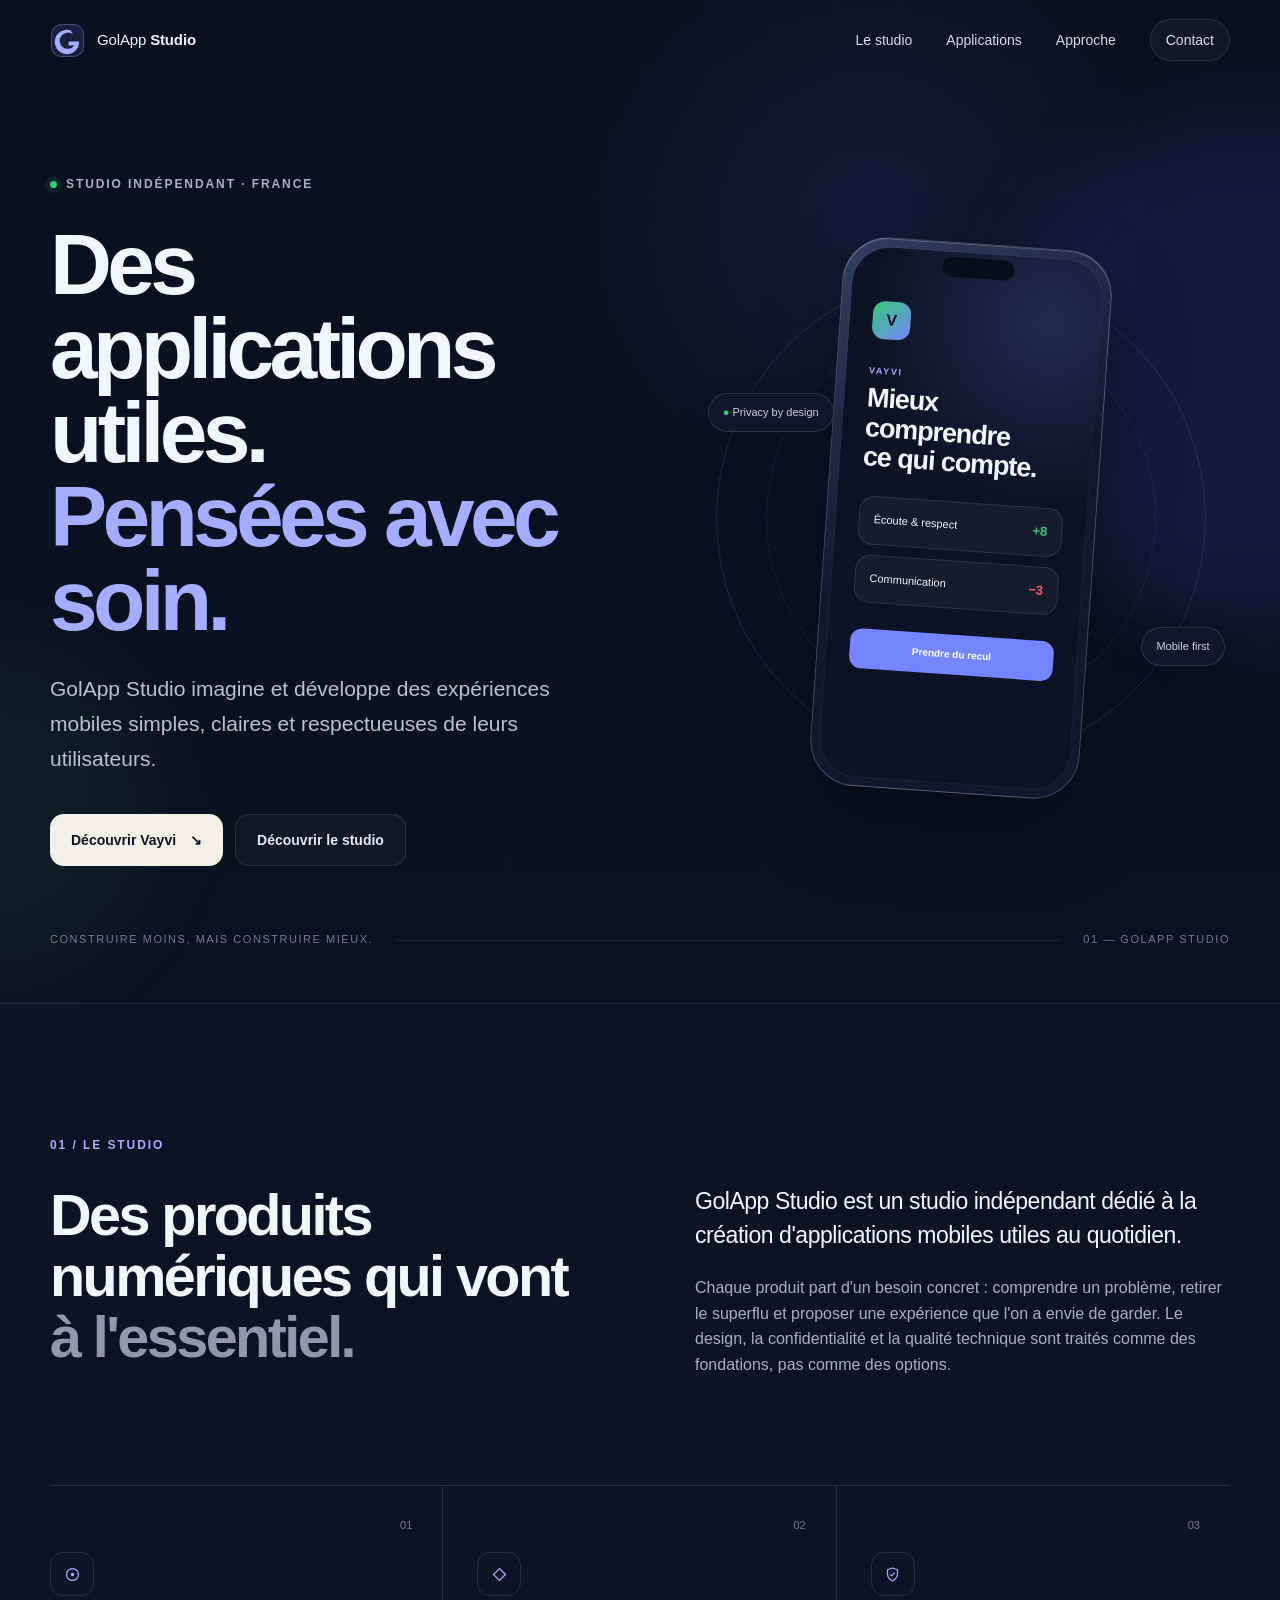
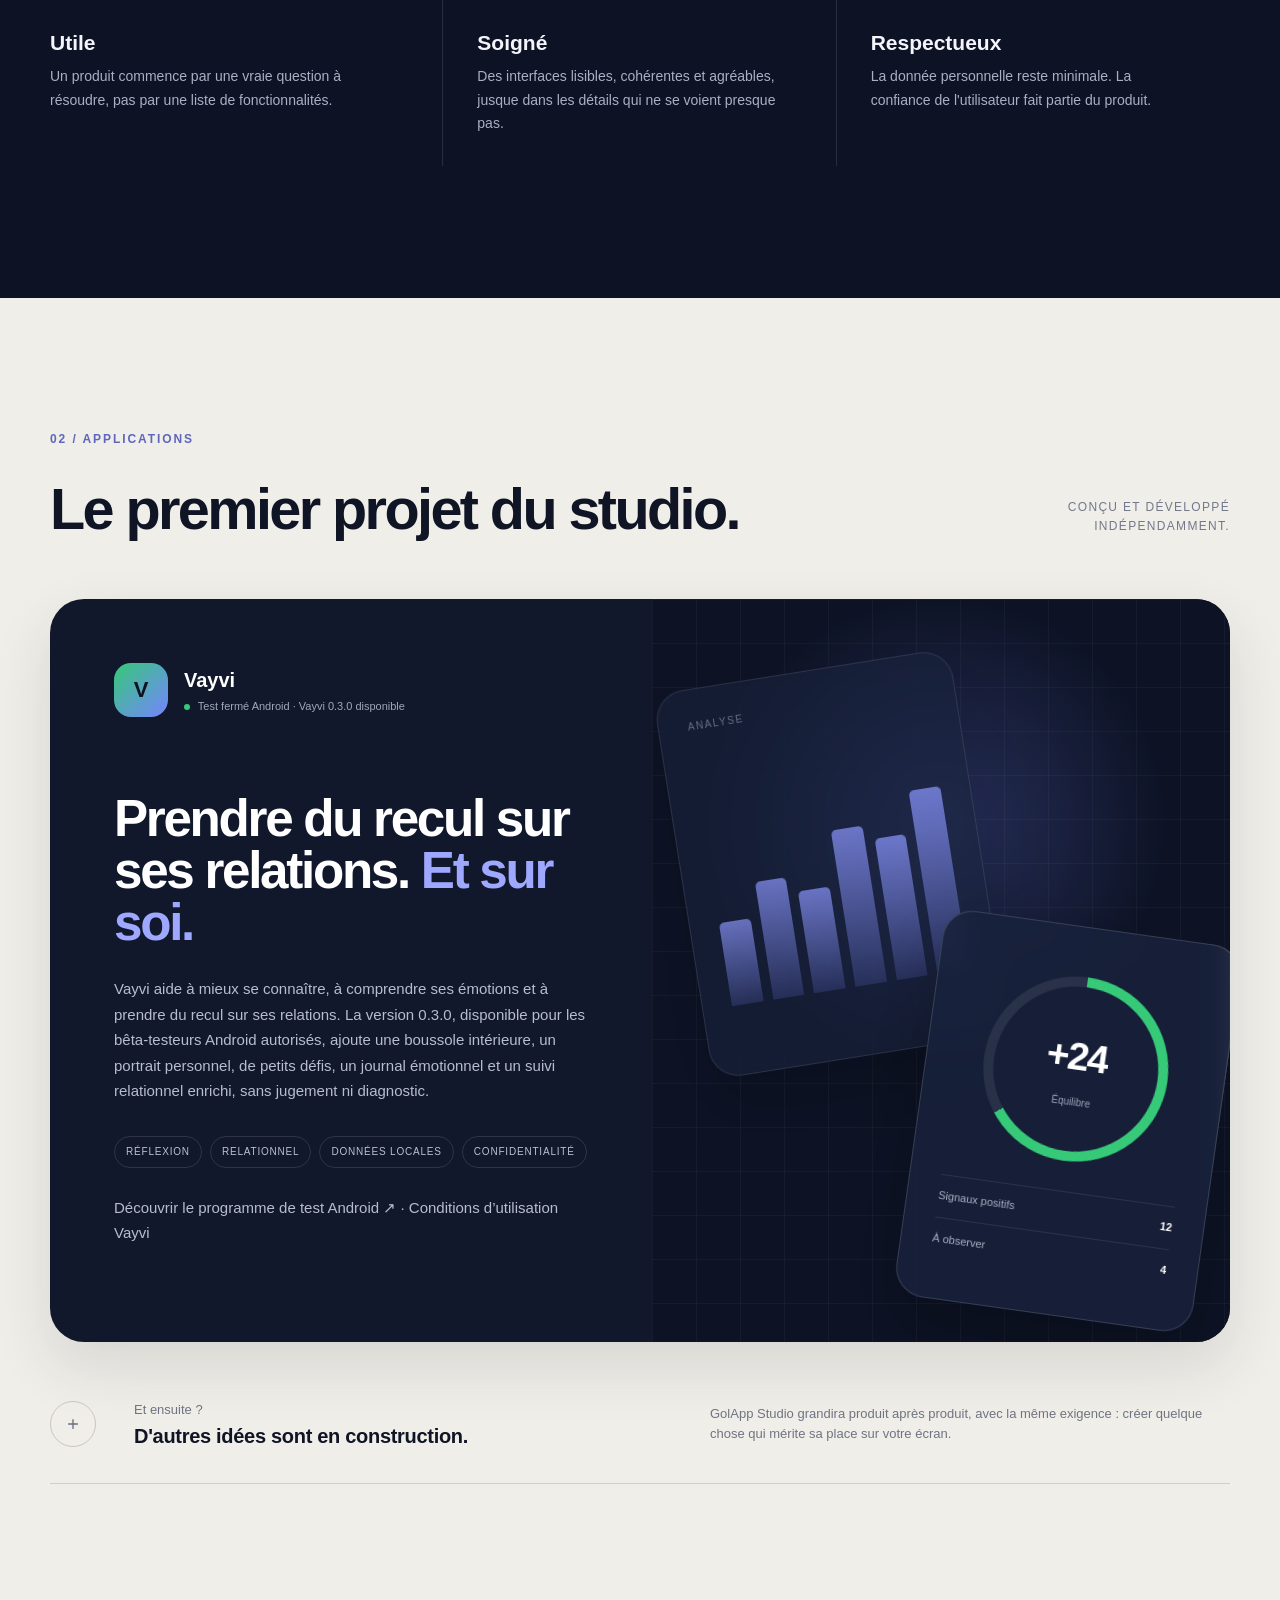
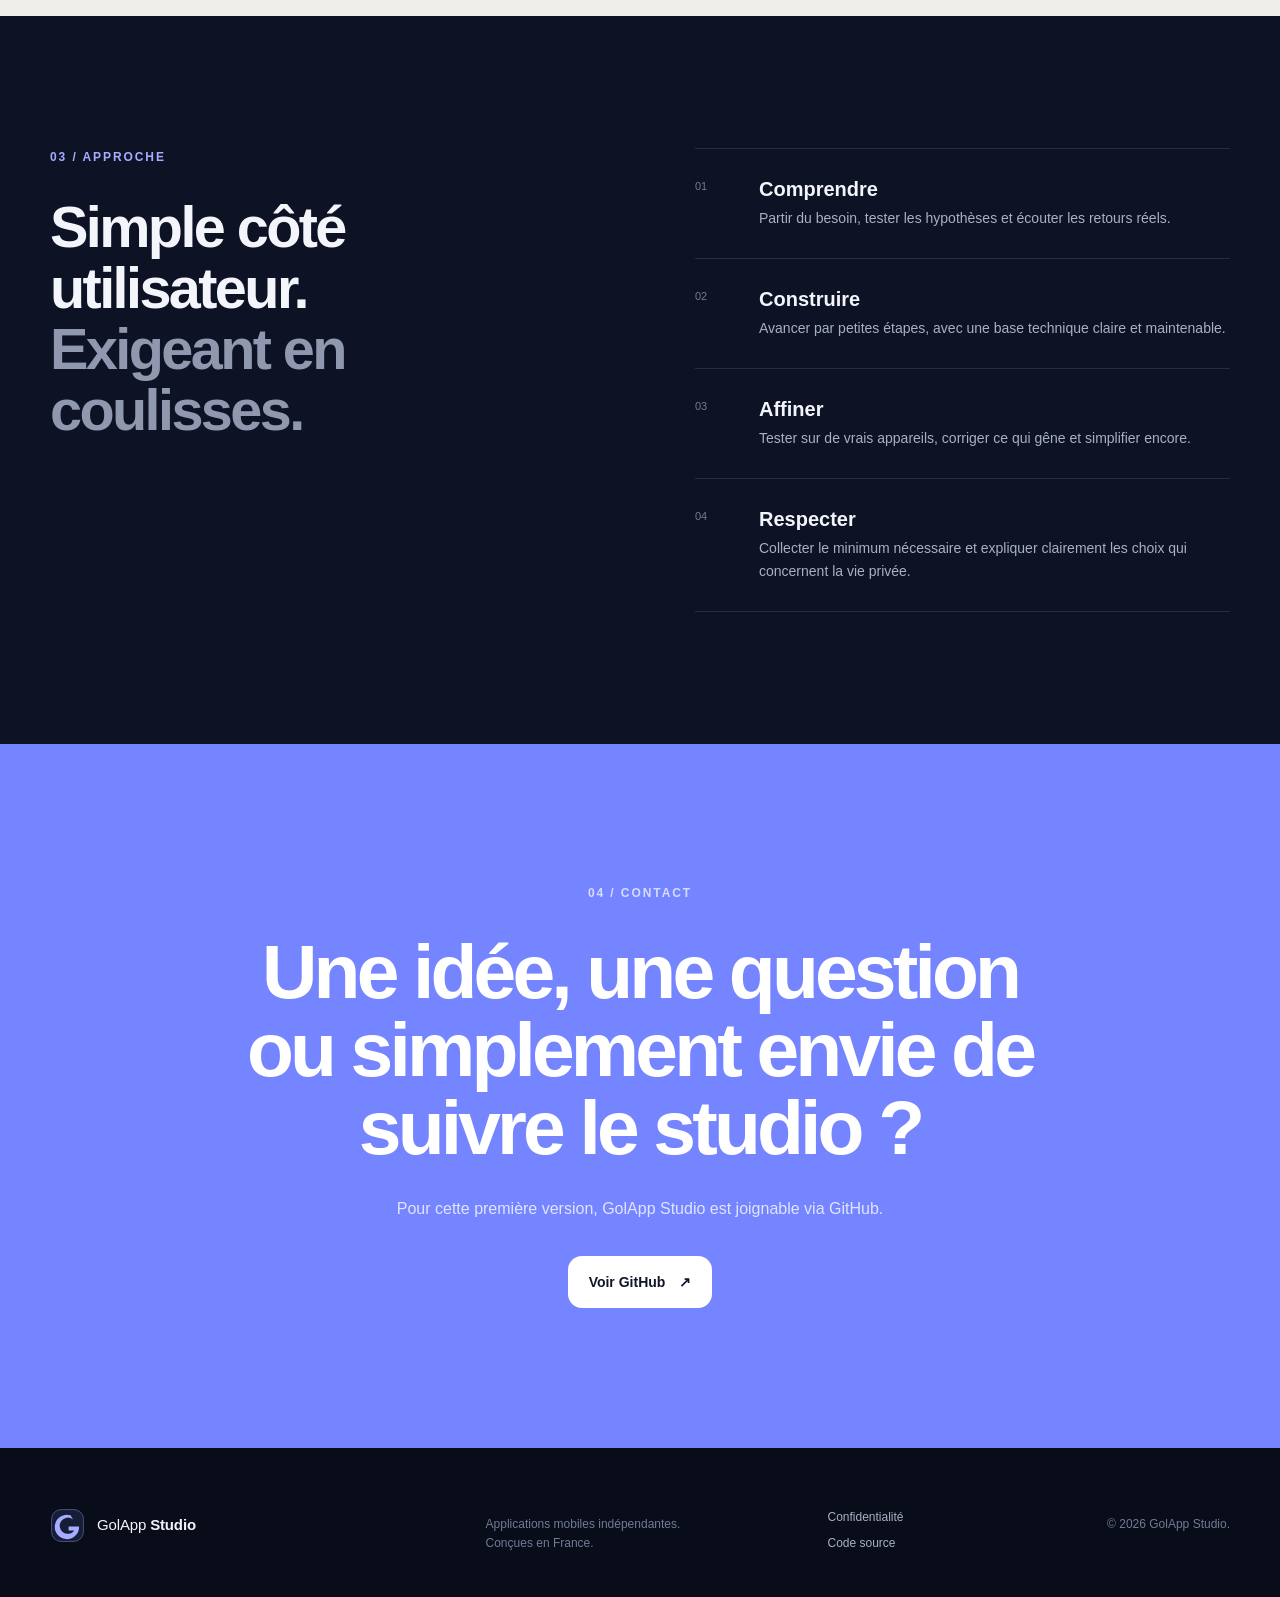
<file: index.html>
<!doctype html>
<html lang="fr">
<head>
  <meta charset="utf-8">
  <meta name="viewport" content="width=device-width, initial-scale=1">
  <meta name="theme-color" content="#0b1020">
  <meta name="description" content="GolApp Studio conçoit des applications mobiles utiles, soignées et respectueuses de leurs utilisateurs. Découvrez le studio et Vayvi.">
  <meta property="og:title" content="GolApp Studio — Des applications utiles, pensées avec soin.">
  <meta property="og:description" content="Studio indépendant de création d'applications mobiles. Découvrez GolApp Studio et Vayvi.">
  <meta property="og:type" content="website">
  <meta property="og:locale" content="fr_FR">
  <link rel="canonical" href="https://shamsgolap.github.io/golapp-studio-website/">
  <link rel="icon" href="./favicon.svg" type="image/svg+xml">
  <link rel="stylesheet" href="./styles.css">
  <title>GolApp Studio — Studio indépendant d'applications mobiles</title>
</head>
<body>
  <a class="skip-link" href="#main">Aller au contenu</a>

  <header class="site-header" data-header>
    <div class="container nav-shell">
      <a class="brand" href="#top" aria-label="GolApp Studio — Accueil">
        <span class="brand-mark" aria-hidden="true">
          <svg viewBox="0 0 44 44" role="img">
            <rect x="2" y="2" width="40" height="40" rx="12"></rect>
            <path d="M28.9 14.4a10.2 10.2 0 1 0 1.8 13.8h-7.3v-5.1h13.1c.2 1.2.1 2.4-.2 3.6A15.3 15.3 0 1 1 25.8 9.2l3.1 5.2Z"></path>
          </svg>
        </span>
        <span>GolApp <strong>Studio</strong></span>
      </a>

      <button class="nav-toggle" type="button" aria-expanded="false" aria-controls="site-nav" data-nav-toggle>
        <span></span><span></span>
        <span class="sr-only">Ouvrir le menu</span>
      </button>

      <nav id="site-nav" class="site-nav" aria-label="Navigation principale" data-nav>
        <a href="#studio">Le studio</a>
        <a href="#applications">Applications</a>
        <a href="#approche">Approche</a>
        <a href="#contact" class="nav-cta">Contact</a>
      </nav>
    </div>
  </header>

  <main id="main">
    <section class="hero" id="top">
      <div class="hero-glow hero-glow-a" aria-hidden="true"></div>
      <div class="hero-glow hero-glow-b" aria-hidden="true"></div>
      <div class="container hero-grid">
        <div class="hero-copy reveal">
          <div class="eyebrow"><span class="status-dot"></span> Studio indépendant · France</div>
          <h1>Des applications utiles.<br><span>Pensées avec soin.</span></h1>
          <p class="hero-lead">
            GolApp Studio imagine et développe des expériences mobiles simples, claires et respectueuses de leurs utilisateurs.
          </p>
          <div class="hero-actions">
            <a class="button button-primary" href="#applications">Découvrir Vayvi <span aria-hidden="true">↘</span></a>
            <a class="button button-ghost" href="#studio">Découvrir le studio</a>
          </div>
        </div>

        <div class="hero-visual reveal reveal-delay" aria-label="Aperçu graphique de l'univers GolApp Studio">
          <div class="orbit orbit-one"></div>
          <div class="orbit orbit-two"></div>
          <div class="phone">
            <div class="phone-top"><span></span></div>
            <div class="phone-screen">
              <div class="mini-brand">V</div>
              <p class="phone-kicker">VAYVI</p>
              <h2>Mieux comprendre<br>ce qui compte.</h2>
              <div class="signal-card signal-green">
                <span>Écoute & respect</span>
                <strong>+8</strong>
              </div>
              <div class="signal-card signal-red">
                <span>Communication</span>
                <strong>−3</strong>
              </div>
              <div class="phone-pill">Prendre du recul</div>
            </div>
          </div>
          <div class="floating-chip chip-one"><span>●</span> Privacy by design</div>
          <div class="floating-chip chip-two">Mobile first</div>
        </div>
      </div>

      <div class="container hero-foot reveal">
        <p>Construire moins, mais construire mieux.</p>
        <div class="hero-line"></div>
        <span>01 — GolApp Studio</span>
      </div>
    </section>

    <section class="section studio-section" id="studio">
      <div class="container section-grid">
        <div class="section-heading reveal">
          <p class="section-index">01 / LE STUDIO</p>
          <h2>Des produits numériques qui vont <span>à l'essentiel.</span></h2>
        </div>
        <div class="section-copy reveal">
          <p class="large-copy">
            GolApp Studio est un studio indépendant dédié à la création d'applications mobiles utiles au quotidien.
          </p>
          <p>
            Chaque produit part d'un besoin concret : comprendre un problème, retirer le superflu et proposer une expérience que l'on a envie de garder. Le design, la confidentialité et la qualité technique sont traités comme des fondations, pas comme des options.
          </p>
        </div>
      </div>

      <div class="container principles">
        <article class="principle reveal">
          <span class="principle-number">01</span>
          <div class="principle-icon" aria-hidden="true">
            <svg viewBox="0 0 24 24" fill="none" stroke="currentColor" stroke-width="1.6">
              <circle cx="12" cy="12" r="7.5"></circle>
              <circle cx="12" cy="12" r="2.2" fill="currentColor" stroke="none"></circle>
            </svg>
          </div>
          <h3>Utile</h3>
          <p>Un produit commence par une vraie question à résoudre, pas par une liste de fonctionnalités.</p>
        </article>
        <article class="principle reveal">
          <span class="principle-number">02</span>
          <div class="principle-icon" aria-hidden="true">
            <svg viewBox="0 0 24 24" fill="none" stroke="currentColor" stroke-width="1.6">
              <path d="M12 4.5 19.5 12 12 19.5 4.5 12 12 4.5Z"></path>
            </svg>
          </div>
          <h3>Soigné</h3>
          <p>Des interfaces lisibles, cohérentes et agréables, jusque dans les détails qui ne se voient presque pas.</p>
        </article>
        <article class="principle reveal">
          <span class="principle-number">03</span>
          <div class="principle-icon" aria-hidden="true">
            <svg viewBox="0 0 24 24" fill="none" stroke="currentColor" stroke-width="1.6" stroke-linejoin="round">
              <path d="M12 3.8 18.3 6v5.2c0 4.1-2.5 7.3-6.3 9-3.8-1.7-6.3-4.9-6.3-9V6L12 3.8Z"></path>
              <path d="m9.2 12 1.8 1.8 3.8-4"></path>
            </svg>
          </div>
          <h3>Respectueux</h3>
          <p>La donnée personnelle reste minimale. La confiance de l'utilisateur fait partie du produit.</p>
        </article>
      </div>
    </section>

    <section class="section apps-section" id="applications">
      <div class="container">
        <div class="section-heading section-heading-row reveal">
          <div>
            <p class="section-index">02 / APPLICATIONS</p>
            <h2>Le premier projet du studio.</h2>
          </div>
          <p class="section-note">Conçu et développé<br>indépendamment.</p>
        </div>

        <article class="project-card reveal">
          <div class="project-copy">
            <div class="project-meta">
              <span class="app-icon" aria-hidden="true">V</span>
              <div>
                <p class="project-name">Vayvi</p>
                <p class="project-state"><span></span> Test fermé Android · Vayvi 0.3.0 disponible</p>
              </div>
            </div>
            <h3>Prendre du recul sur ses relations. <span>Et sur soi.</span></h3>
            <p class="project-description">
              Vayvi aide à mieux se connaître, à comprendre ses émotions et à prendre du recul sur ses relations. La version 0.3.0, disponible pour les bêta-testeurs Android autorisés, ajoute une boussole intérieure, un portrait personnel, de petits défis, un journal émotionnel et un suivi relationnel enrichi, sans jugement ni diagnostic.
            </p>
            <div class="tag-row" aria-label="Caractéristiques de Vayvi">
              <span>Réflexion</span>
              <span>Relationnel</span>
              <span>Données locales</span>
              <span>Confidentialité</span>
            </div>
            <p class="project-description">
              <a href="https://shamsgolap.github.io/vayvi-testing/" target="_blank" rel="noopener noreferrer">Découvrir le programme de test Android ↗</a>
              <span aria-hidden="true"> · </span>
              <a href="https://shamsgolap.github.io/vayvi-privacy/cgu.html" target="_blank" rel="noopener noreferrer">Conditions d’utilisation Vayvi</a>
            </p>
          </div>

          <div class="project-art" aria-hidden="true">
            <div class="vayvi-card card-back">
              <div class="card-label">ANALYSE</div>
              <div class="chart">
                <i style="height:38%"></i><i style="height:54%"></i><i style="height:47%"></i><i style="height:72%"></i><i style="height:65%"></i><i style="height:84%"></i>
              </div>
            </div>
            <div class="vayvi-card card-front">
              <div class="score-ring">
                <div><strong>+24</strong><span>Équilibre</span></div>
              </div>
              <div class="mini-stat"><span>Signaux positifs</span><strong>12</strong></div>
              <div class="mini-stat"><span>À observer</span><strong>4</strong></div>
            </div>
          </div>
        </article>

        <div class="next-project reveal">
          <span class="next-index" aria-hidden="true">
            <svg viewBox="0 0 16 16" fill="none">
              <path d="M8 3v10M3 8h10" stroke="currentColor" stroke-width="1.5" stroke-linecap="round"></path>
            </svg>
          </span>
          <div>
            <p>Et ensuite ?</p>
            <h3>D'autres idées sont en construction.</h3>
          </div>
          <p>GolApp Studio grandira produit après produit, avec la même exigence : créer quelque chose qui mérite sa place sur votre écran.</p>
        </div>
      </div>
    </section>

    <section class="section approach-section" id="approche">
      <div class="container section-grid">
        <div class="section-heading reveal">
          <p class="section-index">03 / APPROCHE</p>
          <h2>Simple côté utilisateur.<br><span>Exigeant en coulisses.</span></h2>
        </div>
        <div class="approach-list reveal">
          <div class="approach-item">
            <span>01</span>
            <div><h3>Comprendre</h3><p>Partir du besoin, tester les hypothèses et écouter les retours réels.</p></div>
          </div>
          <div class="approach-item">
            <span>02</span>
            <div><h3>Construire</h3><p>Avancer par petites étapes, avec une base technique claire et maintenable.</p></div>
          </div>
          <div class="approach-item">
            <span>03</span>
            <div><h3>Affiner</h3><p>Tester sur de vrais appareils, corriger ce qui gêne et simplifier encore.</p></div>
          </div>
          <div class="approach-item">
            <span>04</span>
            <div><h3>Respecter</h3><p>Collecter le minimum nécessaire et expliquer clairement les choix qui concernent la vie privée.</p></div>
          </div>
        </div>
      </div>
    </section>

    <section class="contact-section" id="contact">
      <div class="container contact-inner reveal">
        <p class="section-index">04 / CONTACT</p>
        <h2>Une idée, une question<br>ou simplement envie de suivre le studio ?</h2>
        <p>Pour cette première version, GolApp Studio est joignable via GitHub.</p>
        <a class="button button-light" href="https://github.com/ShamsGolap" target="_blank" rel="noopener noreferrer">
          Voir GitHub <span aria-hidden="true">↗</span>
        </a>
      </div>
    </section>
  </main>

  <footer class="site-footer">
    <div class="container footer-grid">
      <a class="brand footer-brand" href="#top">
        <span class="brand-mark" aria-hidden="true">
          <svg viewBox="0 0 44 44"><rect x="2" y="2" width="40" height="40" rx="12"></rect><path d="M28.9 14.4a10.2 10.2 0 1 0 1.8 13.8h-7.3v-5.1h13.1c.2 1.2.1 2.4-.2 3.6A15.3 15.3 0 1 1 25.8 9.2l3.1 5.2Z"></path></svg>
        </span>
        <span>GolApp <strong>Studio</strong></span>
      </a>
      <p>Applications mobiles indépendantes.<br>Conçues en France.</p>
      <div class="footer-links">
        <a href="./confidentialite.html">Confidentialité</a>
        <a href="https://github.com/ShamsGolap/golapp-studio-website" target="_blank" rel="noopener noreferrer">Code source</a>
      </div>
      <p class="copyright">© <span data-year>2026</span> GolApp Studio.</p>
    </div>
  </footer>

  <script src="./script.js"></script>
</body>
</html>
</file>
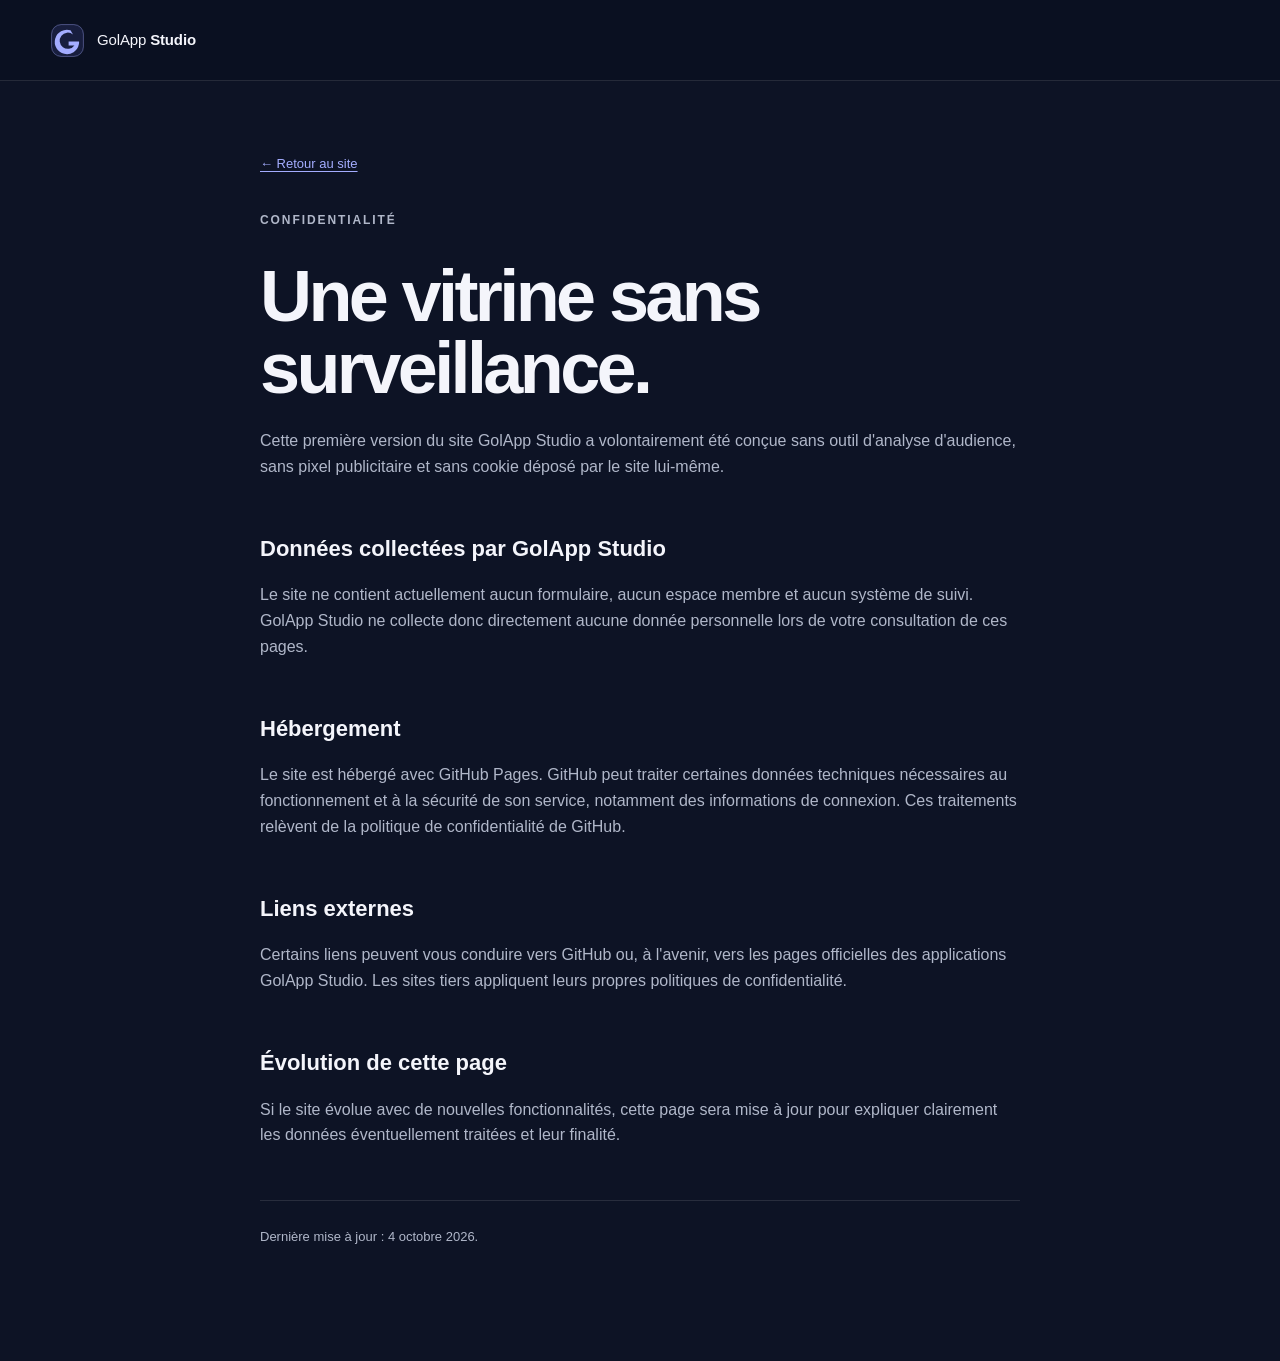
<file: confidentialite.html>
<!doctype html>
<html lang="fr">
<head>
  <meta charset="utf-8">
  <meta name="viewport" content="width=device-width, initial-scale=1">
  <meta name="theme-color" content="#0b1020">
  <meta name="description" content="Politique de confidentialité du site GolApp Studio.">
  <link rel="icon" href="./favicon.svg" type="image/svg+xml">
  <link rel="stylesheet" href="./styles.css">
  <title>Confidentialité — GolApp Studio</title>
  <style>
    .legal-page { min-height: 100vh; padding: 150px 0 100px; background: #0d1325; }
    .legal-wrap { max-width: 760px; }
    .legal-wrap h1 { margin: 0 0 24px; font-size: clamp(44px,7vw,72px); line-height: 1; letter-spacing: -.05em; }
    .legal-wrap h2 { margin: 52px 0 12px; font-size: 22px; }
    .legal-wrap p, .legal-wrap li { color: #b0b7c9; }
    .legal-wrap a { color: #a4adff; text-decoration: underline; text-underline-offset: 3px; }
    .legal-back { display: inline-block; margin-bottom: 36px; color: #a4adff; font-size: 13px; }
    .legal-note { margin-top: 52px; padding-top: 26px; border-top: 1px solid rgba(255,255,255,.11); font-size: 13px; }
  </style>
</head>
<body>
  <header class="site-header scrolled">
    <div class="container nav-shell">
      <a class="brand" href="./index.html" aria-label="GolApp Studio — Accueil">
        <span class="brand-mark" aria-hidden="true">
          <svg viewBox="0 0 44 44"><rect x="2" y="2" width="40" height="40" rx="12"></rect><path d="M28.9 14.4a10.2 10.2 0 1 0 1.8 13.8h-7.3v-5.1h13.1c.2 1.2.1 2.4-.2 3.6A15.3 15.3 0 1 1 25.8 9.2l3.1 5.2Z"></path></svg>
        </span>
        <span>GolApp <strong>Studio</strong></span>
      </a>
    </div>
  </header>

  <main class="legal-page">
    <div class="container legal-wrap">
      <a class="legal-back" href="./index.html">← Retour au site</a>
      <p class="section-index">CONFIDENTIALITÉ</p>
      <h1>Une vitrine sans surveillance.</h1>
      <p>Cette première version du site GolApp Studio a volontairement été conçue sans outil d'analyse d'audience, sans pixel publicitaire et sans cookie déposé par le site lui-même.</p>

      <h2>Données collectées par GolApp Studio</h2>
      <p>Le site ne contient actuellement aucun formulaire, aucun espace membre et aucun système de suivi. GolApp Studio ne collecte donc directement aucune donnée personnelle lors de votre consultation de ces pages.</p>

      <h2>Hébergement</h2>
      <p>Le site est hébergé avec GitHub Pages. GitHub peut traiter certaines données techniques nécessaires au fonctionnement et à la sécurité de son service, notamment des informations de connexion. Ces traitements relèvent de la politique de confidentialité de GitHub.</p>

      <h2>Liens externes</h2>
      <p>Certains liens peuvent vous conduire vers GitHub ou, à l'avenir, vers les pages officielles des applications GolApp Studio. Les sites tiers appliquent leurs propres politiques de confidentialité.</p>

      <h2>Évolution de cette page</h2>
      <p>Si le site évolue avec de nouvelles fonctionnalités, cette page sera mise à jour pour expliquer clairement les données éventuellement traitées et leur finalité.</p>

      <p class="legal-note">Dernière mise à jour : 4 octobre 2026.</p>
    </div>
  </main>
</body>
</html>
</file>
<file: styles.css>
:root {
  --bg: #0b1020;
  --bg-soft: #10172b;
  --surface: #141d35;
  --surface-2: #18223c;
  --ink: #f4f5fb;
  --muted: #a9b0c3;
  --faint: #717b94;
  --line: rgba(255,255,255,.11);
  --accent: #7585ff;
  --accent-2: #a4adff;
  --green: #35c978;
  --red: #f45b69;
  --cream: #f3f0e8;
  --dark-ink: #101526;
  --radius: 28px;
  --container: 1180px;
  --shadow: 0 32px 80px rgba(0,0,0,.28);
}

* { box-sizing: border-box; }
html { scroll-behavior: smooth; }
section[id] { scroll-margin-top: 88px; }
body {
  margin: 0;
  background: var(--bg);
  color: var(--ink);
  font-family: Inter, ui-sans-serif, -apple-system, BlinkMacSystemFont, "Segoe UI", sans-serif;
  font-size: 16px;
  line-height: 1.6;
  -webkit-font-smoothing: antialiased;
}
body.nav-open { overflow: hidden; }
body { overflow-x: hidden; }
a { color: inherit; text-decoration: none; }
button, a { -webkit-tap-highlight-color: transparent; }
button { font: inherit; }
a:focus-visible,
button:focus-visible {
  outline: 2px solid var(--accent-2);
  outline-offset: 4px;
}
svg { display: block; width: 100%; height: 100%; }
.container { width: min(calc(100% - 48px), var(--container)); margin-inline: auto; }
.sr-only {
  position: absolute; width: 1px; height: 1px; padding: 0; margin: -1px;
  overflow: hidden; clip: rect(0,0,0,0); white-space: nowrap; border: 0;
}
.skip-link {
  position: fixed; z-index: 100; top: 12px; left: 12px; padding: 10px 14px;
  background: var(--cream); color: var(--dark-ink); border-radius: 10px;
  transform: translateY(-160%); transition: transform .2s ease;
}
.skip-link:focus { transform: translateY(0); }

.site-header {
  position: fixed; z-index: 50; top: 0; left: 0; right: 0;
  transition: background .25s ease, border-color .25s ease, backdrop-filter .25s ease;
}
.site-header.scrolled {
  background: rgba(11,16,32,.78);
  border-bottom: 1px solid var(--line);
  backdrop-filter: blur(18px);
}
.nav-shell { min-height: 80px; display: flex; align-items: center; justify-content: space-between; }
.brand { display: inline-flex; align-items: center; gap: 12px; font-size: 15px; letter-spacing: -.01em; }
.brand strong { font-weight: 650; }
.brand-mark { width: 35px; height: 35px; }
.brand-mark rect { fill: rgba(117,133,255,.13); stroke: rgba(164,173,255,.5); }
.brand-mark path { fill: var(--accent-2); }
.site-nav { display: flex; align-items: center; gap: 34px; color: #d8dceb; font-size: 14px; }
.site-nav > a { transition: color .2s ease; }
.site-nav > a:hover, .site-nav > a:focus-visible { color: #fff; }
.nav-cta {
  padding: 9px 15px; border: 1px solid var(--line); border-radius: 999px;
  background: rgba(255,255,255,.035);
}
.nav-toggle { display: none; border: 0; background: transparent; color: #fff; width: 44px; height: 44px; }
.nav-toggle span:not(.sr-only) { display: block; width: 22px; height: 1px; background: currentColor; margin: 6px auto; }

.hero {
  position: relative; min-height: 900px; overflow: hidden;
  padding: 170px 0 54px;
  background:
    radial-gradient(circle at 68% 22%, rgba(81,95,219,.12), transparent 25%),
    linear-gradient(180deg, #0b1020 0%, #0c1121 100%);
}
.hero::before {
  content: ""; position: absolute; inset: 0; pointer-events: none; opacity: .22;
  background-image: linear-gradient(rgba(255,255,255,.035) 1px, transparent 1px), linear-gradient(90deg, rgba(255,255,255,.035) 1px, transparent 1px);
  background-size: 64px 64px;
  mask-image: linear-gradient(to bottom, rgba(0,0,0,.7), transparent 85%);
}
.hero-glow { position: absolute; border-radius: 50%; filter: blur(40px); pointer-events: none; }
.hero-glow-a { width: 500px; height: 500px; right: -220px; top: 120px; background: rgba(95,91,255,.12); }
.hero-glow-b { width: 340px; height: 340px; left: -180px; bottom: 20px; background: rgba(53,201,120,.06); }
.hero-grid { position: relative; display: grid; grid-template-columns: 1.03fr .97fr; gap: 70px; align-items: center; }
.eyebrow, .section-index {
  text-transform: uppercase; font-size: 12px; font-weight: 650; letter-spacing: .16em; color: var(--muted);
}
.eyebrow { display: inline-flex; gap: 9px; align-items: center; margin-bottom: 28px; }
.status-dot { width: 7px; height: 7px; border-radius: 50%; background: var(--green); box-shadow: 0 0 0 5px rgba(53,201,120,.09); }
.hero h1 {
  max-width: 760px; margin: 0; font-size: clamp(54px, 6.7vw, 92px); line-height: .98;
  letter-spacing: -.055em; font-weight: 720;
}
.hero h1 span { color: var(--accent-2); }
.hero-lead { max-width: 610px; margin: 30px 0 0; color: #bbc1d0; font-size: clamp(18px, 2vw, 21px); line-height: 1.65; }
.hero-actions { display: flex; flex-wrap: wrap; gap: 12px; margin-top: 38px; }
.button {
  min-height: 52px; display: inline-flex; align-items: center; justify-content: center; gap: 14px;
  padding: 0 21px; border-radius: 14px; font-size: 14px; font-weight: 650; line-height: 1;
  transition: transform .2s ease, background .2s ease, border-color .2s ease;
}
.button:hover { transform: translateY(-2px); }
.button-primary { color: #0e1324; background: var(--cream); }
.button-ghost { border: 1px solid var(--line); background: rgba(255,255,255,.03); color: #e5e8f2; }
.button-ghost:hover { border-color: rgba(255,255,255,.22); background: rgba(255,255,255,.06); }

.hero-visual { position: relative; min-height: 570px; display: grid; place-items: center; }
.orbit { position: absolute; border: 1px solid rgba(164,173,255,.14); border-radius: 50%; }
.orbit-one { width: 490px; height: 490px; }
.orbit-two { width: 390px; height: 390px; border-style: dashed; }
.phone {
  position: relative; z-index: 2; width: 270px; height: 550px; padding: 9px;
  border-radius: 46px; background: linear-gradient(145deg, #343e61, #11182e 50%);
  border: 1px solid rgba(255,255,255,.2); box-shadow: var(--shadow), inset 0 1px rgba(255,255,255,.2);
  transform: rotate(4deg);
}
.phone::after {
  content: ""; position: absolute; inset: 8px; border-radius: 38px; pointer-events: none;
  box-shadow: inset 0 0 0 1px rgba(255,255,255,.04);
}
.phone-top { position: absolute; z-index: 4; left: 50%; top: 14px; transform: translateX(-50%); width: 72px; height: 20px; background: #090d19; border-radius: 14px; }
.phone-screen { height: 100%; padding: 54px 23px 22px; border-radius: 38px; overflow: hidden; background: radial-gradient(circle at 80% 12%, rgba(117,133,255,.2), transparent 35%), #0d1325; }
.mini-brand { display: grid; place-items: center; width: 38px; height: 38px; border-radius: 12px; font-weight: 800; color: #0c1120; background: linear-gradient(135deg, var(--green), var(--accent)); }
.phone-kicker { margin: 25px 0 6px; color: var(--accent-2); letter-spacing: .18em; font-size: 9px; font-weight: 750; }
.phone h2 { margin: 0 0 24px; font-size: 27px; line-height: 1.08; letter-spacing: -.04em; }
.signal-card { display: flex; align-items: center; justify-content: space-between; margin: 10px 0; padding: 13px 14px; border: 1px solid var(--line); border-radius: 15px; background: rgba(255,255,255,.04); font-size: 11px; }
.signal-card strong { font-size: 13px; }
.signal-green strong { color: var(--green); }
.signal-red strong { color: var(--red); }
.phone-pill { margin-top: 26px; padding: 12px; border-radius: 12px; text-align: center; background: var(--accent); color: #fff; font-size: 10px; font-weight: 700; }
.floating-chip {
  position: absolute; z-index: 4; padding: 10px 14px; border: 1px solid rgba(255,255,255,.12);
  border-radius: 999px; background: rgba(18,26,48,.8); backdrop-filter: blur(14px);
  box-shadow: 0 12px 35px rgba(0,0,0,.18); color: #cbd0df; font-size: 11px;
}
.floating-chip span { color: var(--green); }
.chip-one { left: 3%; top: 28%; }
.chip-two { right: 1%; bottom: 24%; }
.hero-foot { position: relative; display: flex; align-items: center; gap: 24px; margin-top: 65px; color: var(--faint); font-size: 11px; text-transform: uppercase; letter-spacing: .14em; }
.hero-foot p { margin: 0; white-space: nowrap; }
.hero-line { flex: 1; height: 1px; background: var(--line); }

.section { padding: 132px 0; }
.section-grid { display: grid; grid-template-columns: 1fr 1fr; gap: 110px; }
.section-index { margin: 0 0 30px; color: var(--accent-2); }
.section-heading h2 { margin: 0; font-size: clamp(40px, 4.5vw, 62px); line-height: 1.06; letter-spacing: -.045em; }
.section-heading h2 span { color: #8f98ae; }
.section-copy { padding-top: 48px; color: var(--muted); }
.section-copy p { max-width: 560px; }
.large-copy { margin-top: 0; color: var(--ink); font-size: 23px; line-height: 1.48; letter-spacing: -.02em; }
.studio-section { background: #0d1325; border-top: 1px solid var(--line); }
.principles { display: grid; grid-template-columns: repeat(3, 1fr); margin-top: 92px; border-top: 1px solid var(--line); }
.principle { position: relative; min-height: 280px; padding: 32px 34px 28px 0; border-right: 1px solid var(--line); }
.principle + .principle { padding-left: 34px; }
.principle:last-child { border-right: 0; padding-right: 0; }
.principle-number { position: absolute; top: 34px; right: 30px; color: var(--faint); font-size: 11px; line-height: 1; }
.principle-icon {
  width: 44px; height: 44px; margin: 34px 0 34px;
  display: grid; place-items: center;
  border: 1px solid var(--line); border-radius: 13px; color: var(--accent-2);
}
.principle-icon svg { width: 19px; height: 19px; overflow: visible; }
.principle h3 { margin: 0 0 10px; font-size: 21px; line-height: 1.2; }
.principle p { max-width: 300px; margin: 0; color: var(--muted); font-size: 14px; line-height: 1.65; }

.apps-section { background: #f0eee8; color: var(--dark-ink); }
.apps-section .section-index { color: #5f66bb; }
.section-heading-row { display: flex; align-items: flex-end; justify-content: space-between; margin-bottom: 58px; }
.section-note { margin: 0 0 4px; color: #73788a; font-size: 12px; text-align: right; text-transform: uppercase; letter-spacing: .11em; }
.project-card {
  min-height: 610px; display: grid; grid-template-columns: 1.02fr .98fr; overflow: hidden;
  background: #11182c; color: #fff; border-radius: 34px; box-shadow: 0 24px 60px rgba(36,40,55,.12);
}
.project-copy { padding: clamp(34px,5vw,72px); }
.project-meta { display: flex; align-items: center; gap: 16px; margin-bottom: 76px; }
.app-icon { display: grid; place-items: center; width: 54px; height: 54px; flex: none; border-radius: 17px; background: linear-gradient(135deg, var(--green), var(--accent)); color: #0c1120; font-size: 22px; font-weight: 850; }
.project-name { margin: 0; font-size: 20px; font-weight: 700; }
.project-state { margin: 2px 0 0; color: #9fa7bc; font-size: 11px; }
.project-state span { display: inline-block; width: 6px; height: 6px; margin-right: 5px; border-radius: 50%; background: var(--green); }
.project-card h3 { max-width: 610px; margin: 0; font-size: clamp(38px,4vw,57px); line-height: 1.02; letter-spacing: -.045em; }
.project-card h3 span { color: #9fa8ff; }
.project-description { max-width: 570px; margin: 27px 0 32px; color: #b7bdcd; font-size: 15px; line-height: 1.7; }
.tag-row { display: flex; flex-wrap: wrap; gap: 8px; }
.tag-row span { padding: 7px 11px; border: 1px solid rgba(255,255,255,.12); border-radius: 999px; color: #b9c0d0; font-size: 10px; text-transform: uppercase; letter-spacing: .08em; }
.project-art { position: relative; overflow: hidden; min-height: 610px; background: radial-gradient(circle at 50% 30%, rgba(117,133,255,.25), transparent 38%), #0d1325; }
.project-art::before { content: ""; position: absolute; inset: 0; background-image: linear-gradient(rgba(255,255,255,.035) 1px, transparent 1px), linear-gradient(90deg, rgba(255,255,255,.035) 1px, transparent 1px); background-size: 44px 44px; }
.vayvi-card { position: absolute; width: 300px; height: 390px; border: 1px solid rgba(255,255,255,.14); border-radius: 30px; background: rgba(24,34,60,.88); backdrop-filter: blur(12px); box-shadow: 0 35px 70px rgba(0,0,0,.25); }
.card-back { left: 5%; top: 70px; padding: 29px; transform: rotate(-9deg); opacity: .7; }
.card-front { right: 2%; bottom: 26px; padding: 31px; transform: rotate(8deg); }
.card-label { color: #8f98ae; font-size: 10px; letter-spacing: .16em; }
.chart { height: 220px; display: flex; align-items: flex-end; gap: 10px; margin-top: 54px; }
.chart i { flex: 1; border-radius: 5px 5px 0 0; background: linear-gradient(to top, rgba(117,133,255,.25), #8c98ff); }
.score-ring { width: 185px; height: 185px; margin: 18px auto 30px; display: grid; place-items: center; border-radius: 50%; background: conic-gradient(var(--green) 0 65%, rgba(255,255,255,.08) 65%); position: relative; }
.score-ring::after { content: ""; position: absolute; inset: 10px; border-radius: 50%; background: #171f38; }
.score-ring div { position: relative; z-index: 2; text-align: center; }
.score-ring strong { display: block; font-size: 39px; letter-spacing: -.05em; }
.score-ring span { color: #9ca5b9; font-size: 10px; }
.mini-stat { display: flex; justify-content: space-between; padding: 12px 0; border-top: 1px solid rgba(255,255,255,.09); color: #a8b0c2; font-size: 11px; }
.mini-stat strong { color: #fff; }
.next-project {
  display: grid;
  grid-template-columns: 52px minmax(280px, .9fr) minmax(360px, 1.1fr);
  gap: 32px;
  align-items: center;
  margin-top: 28px;
  padding: 30px 0 34px;
  border-bottom: 1px solid #d0cec7;
}
.next-index {
  display: grid;
  place-items: center;
  width: 46px;
  height: 46px;
  border: 1px solid #c9c6bd;
  border-radius: 50%;
  color: #676d7f;
}
.next-index svg {
  display: block;
  width: 14px;
  height: 14px;
  overflow: visible;
}
.next-project > div { min-width: 0; }
.next-project p { margin: 0; color: #6f7482; font-size: 13px; line-height: 1.55; }
.next-project > p:last-child { max-width: 520px; justify-self: end; }
.next-project h3 { margin: 4px 0 0; font-size: 20px; line-height: 1.25; letter-spacing: -.015em; }

.approach-section { background: #0d1325; }
.approach-list { border-top: 1px solid var(--line); }
.approach-item { display: grid; grid-template-columns: 48px 1fr; gap: 16px; align-items: start; padding: 28px 0; border-bottom: 1px solid var(--line); }
.approach-item > span { padding-top: 4px; color: var(--faint); font-size: 11px; line-height: 1; }
.approach-item h3 { margin: 0 0 6px; font-size: 20px; line-height: 1.2; }
.approach-item p { margin: 0; max-width: 520px; color: var(--muted); font-size: 14px; line-height: 1.65; }

.contact-section { padding: 140px 0; background: var(--accent); color: #fff; }
.contact-inner { text-align: center; }
.contact-section .section-index { color: rgba(255,255,255,.7); }
.contact-inner h2 { margin: 0 auto; max-width: 880px; font-size: clamp(44px,6vw,78px); line-height: 1.01; letter-spacing: -.05em; }
.contact-inner > p:not(.section-index) { margin: 30px auto 34px; color: rgba(255,255,255,.78); }
.button-light { background: #fff; color: #11162b; }

.site-footer { padding: 60px 0 44px; background: #090d19; }
.footer-grid { display: grid; grid-template-columns: 1.3fr 1fr .8fr auto; gap: 30px; align-items: start; }
.footer-grid > p { margin: 7px 0 0; color: var(--faint); font-size: 12px; }
.footer-links { display: flex; flex-direction: column; gap: 7px; color: var(--muted); font-size: 12px; }
.footer-links a:hover { color: #fff; }
.footer-grid .copyright { text-align: right; white-space: nowrap; }

.reveal { opacity: 0; transform: translateY(22px); transition: opacity .75s cubic-bezier(.2,.7,.2,1), transform .75s cubic-bezier(.2,.7,.2,1); }
.reveal.revealed { opacity: 1; transform: translateY(0); }
.reveal-delay { transition-delay: .12s; }

@media (max-width: 980px) {
  .hero { min-height: auto; padding-top: 145px; }
  .hero-grid { grid-template-columns: 1fr; gap: 30px; }
  .hero-copy { position: relative; z-index: 3; }
  .hero-visual { min-height: 540px; margin-top: -10px; }
  .section-grid { grid-template-columns: 1fr; gap: 38px; }
  .section-copy { padding-top: 0; }
  .principles { grid-template-columns: 1fr; margin-top: 70px; }
  .principle, .principle + .principle {
    min-height: 0;
    padding: 30px 0 32px;
    border-right: 0;
    border-bottom: 1px solid var(--line);
  }
  .principle-number { top: 34px; right: 0; }
  .principle-icon { margin: 8px 0 24px; }
  .principle p { max-width: 540px; }
  .project-card { grid-template-columns: 1fr; }
  .project-art { min-height: 520px; }
  .project-meta { margin-bottom: 54px; }
  .footer-grid { grid-template-columns: 1fr 1fr; }
  .footer-grid .copyright { text-align: left; }
}

@media (max-width: 720px) {
  .container { width: min(calc(100% - 40px), var(--container)); }
  .site-header,
  .site-header.scrolled {
    background: rgba(11,16,32,.97);
    backdrop-filter: none;
    -webkit-backdrop-filter: none;
  }
  .nav-shell { min-height: 70px; }
  .nav-toggle {
    display: block;
    position: relative;
    z-index: 3;
  }
  .nav-toggle span:not(.sr-only) {
    transition: transform .25s ease, opacity .2s ease;
    transform-origin: center;
  }
  .nav-toggle[aria-expanded="true"] span:not(.sr-only):first-child {
    transform: translateY(3.5px) rotate(45deg);
  }
  .nav-toggle[aria-expanded="true"] span:not(.sr-only):nth-child(2) {
    transform: translateY(-3.5px) rotate(-45deg);
  }
  .site-nav {
    position: absolute;
    top: 70px;
    left: 0;
    right: 0;
    z-index: 2;
    height: calc(100dvh - 70px);
    padding: 30px 26px 40px;
    display: flex;
    flex-direction: column;
    align-items: stretch;
    gap: 4px;
    overflow-y: auto;
    overscroll-behavior: contain;
    background: #090d19;
    opacity: 0;
    visibility: hidden;
    pointer-events: none;
    transform: translateY(-8px);
    transition:
      opacity .2s ease,
      transform .25s cubic-bezier(.2,.7,.2,1),
      visibility 0s linear .25s;
  }
  .site-nav.open {
    opacity: 1;
    visibility: visible;
    pointer-events: auto;
    transform: translateY(0);
    transition-delay: 0s;
  }
  .site-nav > a {
    padding: 15px 0;
    border-bottom: 1px solid var(--line);
    font-size: 24px;
  }
  .nav-cta { border: 0; border-radius: 0; background: transparent; }
  .hero { padding: 118px 0 30px; }
  .eyebrow { margin-bottom: 22px; font-size: 11px; }
  .hero h1 { font-size: clamp(44px, 13vw, 62px); line-height: 1; }
  .hero-lead { margin-top: 24px; font-size: 17px; line-height: 1.6; }
  .hero-actions { display: grid; gap: 10px; margin-top: 30px; }
  .hero-actions .button { width: 100%; min-height: 54px; }
  .hero-visual { min-height: 470px; margin: 18px -10px 0; transform: none; }
  .phone { width: 230px; height: 470px; border-radius: 40px; }
  .phone-screen { padding: 50px 20px 20px; border-radius: 32px; }
  .phone h2 { font-size: 24px; }
  .orbit-one { width: 370px; height: 370px; }
  .orbit-two { width: 300px; height: 300px; }
  .floating-chip { padding: 8px 11px; font-size: 10px; }
  .chip-one { left: -2px; top: 25%; }
  .chip-two { right: -2px; bottom: 20%; }
  .hero-foot { margin-top: 22px; gap: 16px; }
  .hero-foot p { display: none; }
  .section { padding: 78px 0; }
  .section-grid { gap: 30px; }
  .section-index { margin-bottom: 22px; }
  .section-heading h2 { font-size: clamp(36px, 10.5vw, 42px); line-height: 1.07; }
  .large-copy { font-size: 20px; line-height: 1.5; }
  .section-copy > p:not(.large-copy) { line-height: 1.7; }
  .principles { margin-top: 54px; }
  .principle, .principle + .principle { padding: 28px 0 30px; }
  .principle-number { top: 32px; }
  .principle-icon { margin: 6px 0 22px; }
  .principle h3 { font-size: 22px; }
  .principle p { max-width: none; font-size: 15px; }
  .section-heading-row { align-items: flex-start; gap: 20px; margin-bottom: 38px; }
  .section-note { display: none; }
  .project-card { border-radius: 22px; }
  .project-copy { padding: 26px 20px 32px; }
  .project-meta { margin-bottom: 36px; gap: 13px; }
  .app-icon { width: 48px; height: 48px; border-radius: 15px; font-size: 20px; }
  .project-name { font-size: 18px; }
  .project-state { max-width: 220px; font-size: 10px; line-height: 1.4; }
  .project-card h3 { font-size: clamp(34px, 9.5vw, 38px); line-height: 1.04; }
  .project-description { margin: 23px 0 28px; font-size: 15px; line-height: 1.65; }
  .tag-row { gap: 6px; }
  .tag-row span { padding: 6px 9px; font-size: 9px; }
  .project-art { min-height: 420px; }
  .vayvi-card { width: 230px; height: 320px; border-radius: 25px; }
  .card-back { left: -4%; top: 58px; padding: 24px; }
  .card-front { right: -4%; bottom: 24px; padding: 24px; }
  .chart { height: 178px; margin-top: 42px; gap: 8px; }
  .score-ring { width: 145px; height: 145px; margin: 10px auto 23px; }
  .score-ring strong { font-size: 33px; }
  .next-project {
    grid-template-columns: 46px minmax(0, 1fr);
    gap: 14px 16px;
    align-items: start;
    margin-top: 20px;
    padding: 28px 0 8px;
  }
  .next-index { width: 42px; height: 42px; }
  .next-project > p:last-child {
    grid-column: 2;
    max-width: none;
    justify-self: stretch;
  }
  .next-project h3 { font-size: 20px; line-height: 1.28; }
  .approach-item { grid-template-columns: 36px minmax(0, 1fr); gap: 12px; padding: 24px 0; }
  .approach-item h3 { font-size: 19px; }
  .approach-item p { font-size: 14px; }
  .contact-section { padding: 88px 0; }
  .contact-inner h2 { max-width: 600px; font-size: clamp(38px, 10.5vw, 44px); line-height: 1.04; }
  .contact-inner > p:not(.section-index) { max-width: 500px; margin: 24px auto 30px; line-height: 1.65; }
  .footer-grid { grid-template-columns: 1fr; gap: 22px; }
  .site-footer { padding: 48px 0 36px; }
}

@media (max-width: 390px) {
  .container { width: min(calc(100% - 32px), var(--container)); }
  .hero h1 { font-size: 43px; }
  .hero-visual { min-height: 440px; margin-inline: -8px; }
  .phone { width: 216px; height: 445px; }
  .orbit-one { width: 340px; height: 340px; }
  .orbit-two { width: 278px; height: 278px; }
  .project-card h3 { font-size: 33px; }
  .project-art { min-height: 395px; }
  .vayvi-card { width: 216px; height: 305px; }
  .contact-inner h2 { font-size: 37px; }
}

@media (prefers-reduced-motion: reduce) {
  html { scroll-behavior: auto; }
  *, *::before, *::after { animation-duration: .01ms !important; animation-iteration-count: 1 !important; transition-duration: .01ms !important; }
  .reveal { opacity: 1; transform: none; }
}
</file>
